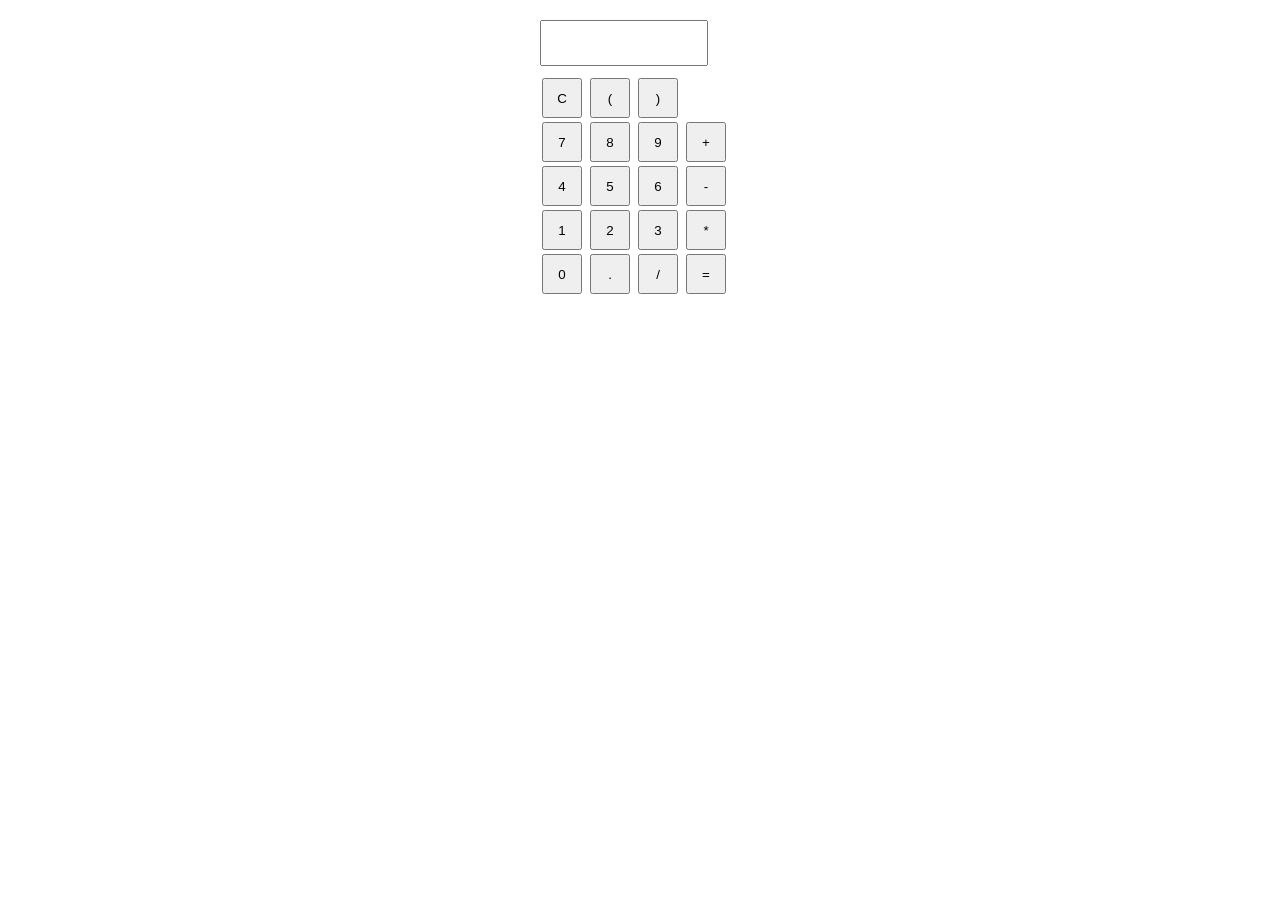
<file: index.html>
<!DOCTYPE html>
<html lang="en">
<head>
  <meta charset="UTF-8">
  <title>Simple Calculator</title>
  <style>
    .cb { width: 200px; margin: 20px auto; }
    input[type="button"] { width: 40px; height: 40px; margin: 2px; }
    #mr { width: 160px; height: 40px; margin-bottom: 10px; text-align: right; }
  </style>
</head>
<body>
  <div class="cb">
    <input type="text" id="mr" readonly>
    <br>
    <input type="button" value="C" onclick="DeleteMe()">
    <input type="button" value="(" onclick="calculator('(')">
    <input type="button" value=")" onclick="calculator(')')">
    <br>
    <input type="button" value="7" onclick="calculator('7')">
    <input type="button" value="8" onclick="calculator('8')">
    <input type="button" value="9" onclick="calculator('9')">
    <input type="button" value="+" onclick="calculator('+')">
    <br>
    <input type="button" value="4" onclick="calculator('4')">
    <input type="button" value="5" onclick="calculator('5')">
    <input type="button" value="6" onclick="calculator('6')">
    <input type="button" value="-" onclick="calculator('-')">
    <br>
    <input type="button" value="1" onclick="calculator('1')">
    <input type="button" value="2" onclick="calculator('2')">
    <input type="button" value="3" onclick="calculator('3')">
    <input type="button" value="*" onclick="calculator('*')">
    <br>
    <input type="button" value="0" onclick="calculator('0')">
    <input type="button" value="." onclick="calculator('.')">
    <input type="button" value="/" onclick="calculator('/')">
    <input type="button" value="=" onclick="Answer()">
  </div>

  <script>
    function DeleteMe() {
      document.getElementById("mr").value = "";
    }

    function calculator(Newvalue) {
      document.getElementById("mr").value += Newvalue;
    }

    function Answer() {
      try {
        document.getElementById("mr").value = eval(document.getElementById("mr").value);
      } catch (e) {
        document.getElementById("mr").value = "Error";
      }
    }
  </script>
</body>
</html>
</file>
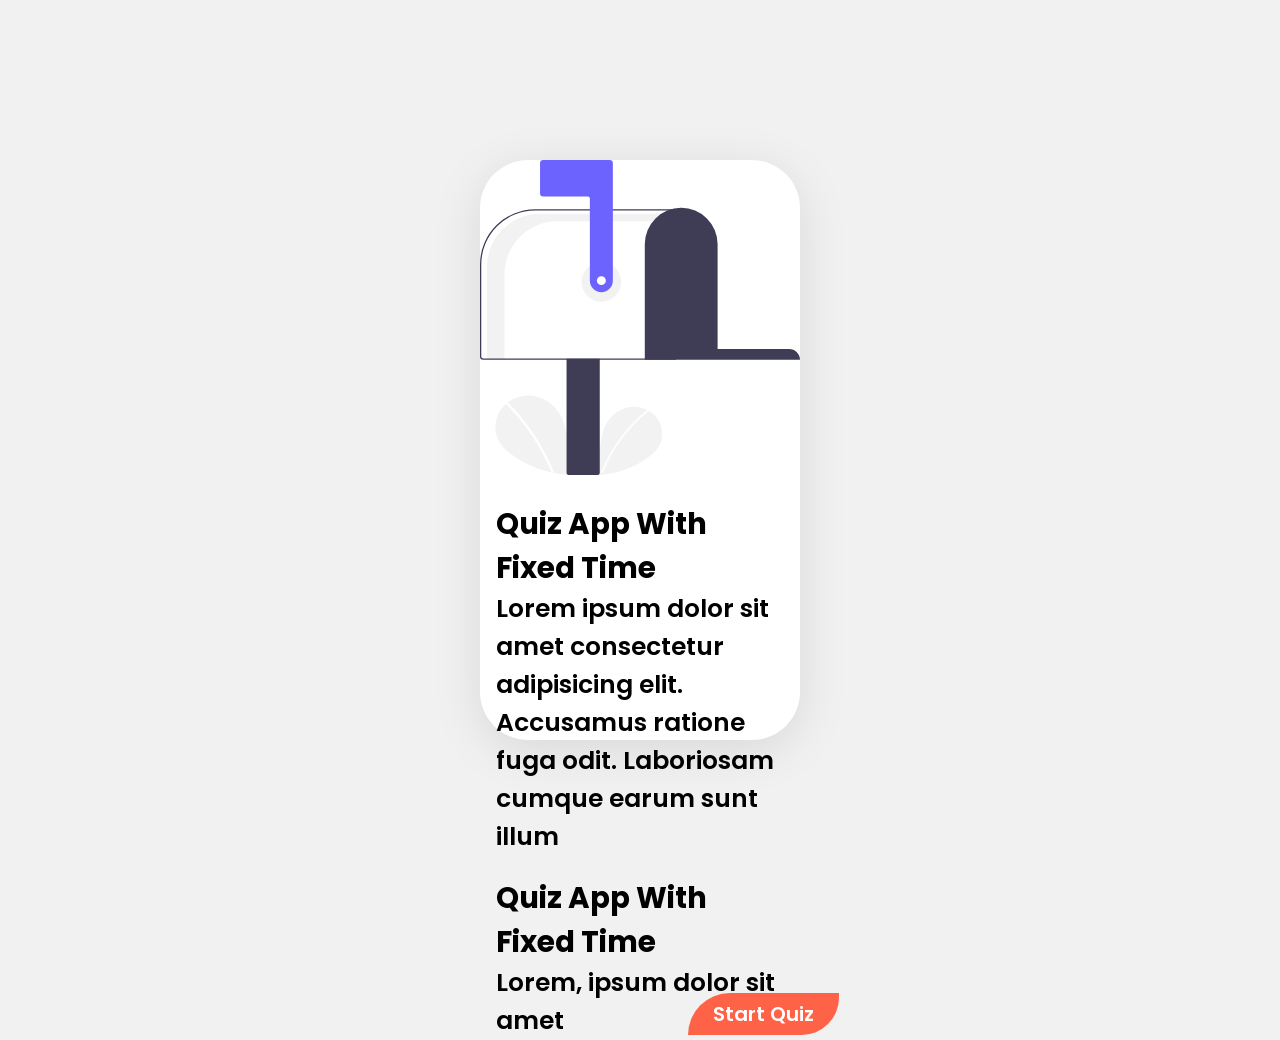
<file: quiz project/index.html>
<!DOCTYPE html>
<html lang="en">
<head>
    <meta charset="UTF-8">
    <meta name="viewport" content="width=device-width, initial-scale=1.0">
    <title>Document</title>
    <link rel="stylesheet" href="style.css">

    <link rel="preconnect" href="https://fonts.googleapis.com">

<link rel="preconnect" href="https://fonts.gstatic.com" crossorigin>

<link href="https://fonts.googleapis.com/css2?family=Playwrite+IE:wght@100..400&family=Poppins:ital,wght@0,100;0,200;0,300;0,400;0,500;0,600;0,700;0,800;0,900;1,100;1,200;1,300;1,400;1,500;1,600;1,700;1,800;1,900&display=swap" rel="stylesheet">

<link rel="stylesheet" href="https://cdnjs.cloudflare.com/ajax/libs/font-awesome/6.5.2/css/all.min.css">



</head>
<body>






    <div class="quizapp">
        <div class="img">
            <img src="undraw_empty-mailbox_ef0e.svg" alt="" >

        </div>
        <div class="text">
            <h3>
               Quiz App With Fixed Time  
            </h3>
            <p>Lorem ipsum dolor sit amet consectetur adipisicing elit. Accusamus ratione fuga odit. Laboriosam cumque earum sunt illum 
            </p>

<h3>
               Quiz App With Fixed Time  
            </h3>
<p>Lorem, ipsum dolor sit amet </p>
        </div>
        <div class="btn">
            <button>
                Start Quiz
            </button>
        </div>
    </div>

    








 <div class="rules"> 
<div class="rulestitle">
   Some Rules Of This QUiz

</div>

   <div class="ruleslist">
    <ol type="1">
<li>
   Lorem ipsum, <span style="color:aquamarine">dolor sit amet</span>  consectetur adipisicing elit. Nobis vel praesentium sit illo 
</li>
<li>
    Lorem ipsum dolor sit amet consectetur adipisicing elit. Aliquam reprehenderit ullam odit cumque iure atque iusto fuga dicta. 
</li>
<li>
    Lorem ipsum dolor sit amet consectetur adipisicing elit. Ad, laudantium unde. Soluta unde adipisci, omnis dolorum voluptas ipsam 
</li>
<li>
    Lorem ipsum dolor sit amet, consectetur adipisicing elit. Amet ipsa voluptatem fugiat voluptate, sapiente labore possimus nisi eos praesentium ipsam, dolor 
</li>
    </ol>


</div>
<div class="buttons">
<button class="exit">Exit Quiz</button>
<button class="continue">Continue</button>


</div>
</div>


 






<!-- <div class="question"> 

    <div class="header">
        <div class="title">
            Start Exam
        </div>
        <div class="timecount">
            <div class="timeleft">Time Left</div>
            <div class="seconds">
                15
            </div>
        </div>

        <div class="timeline"></div>
    </div>



<div class="section">

    <div>
        <span class="text">
            1.What does html Stand for?

        </span>
    </div>

    <div class="options">


        <div class="singleoption">
            <span>
            Hyper Text markout Language
            <i class="fa-solid fa-xmark">

            </i>
        </span>
</div>

        <div class="singleoption"><span>
            Hyper Text markin Language
            <i class="fa-solid fa-xmark">

            </i>
        </span>
        </div>
        <div class="singleoption"><span>
            Hyper Text markup Language
            <i class="fa-solid fa-check"></i>
        </span>
        </div>
        <div class="singleoption"><span>
            Hyper Text markdown Language
            <i class="fa-solid fa-xmark">

            </i>
        </span>
</div>
    </div>
        
<footer>
    <div class="total">
 1 of 5 Question
    </div>
<button class="next">
    Next Question
</button>

</footer>
    </div>
</div>








<script src="scripts.js"></script>

</body> 


</html>
</file>
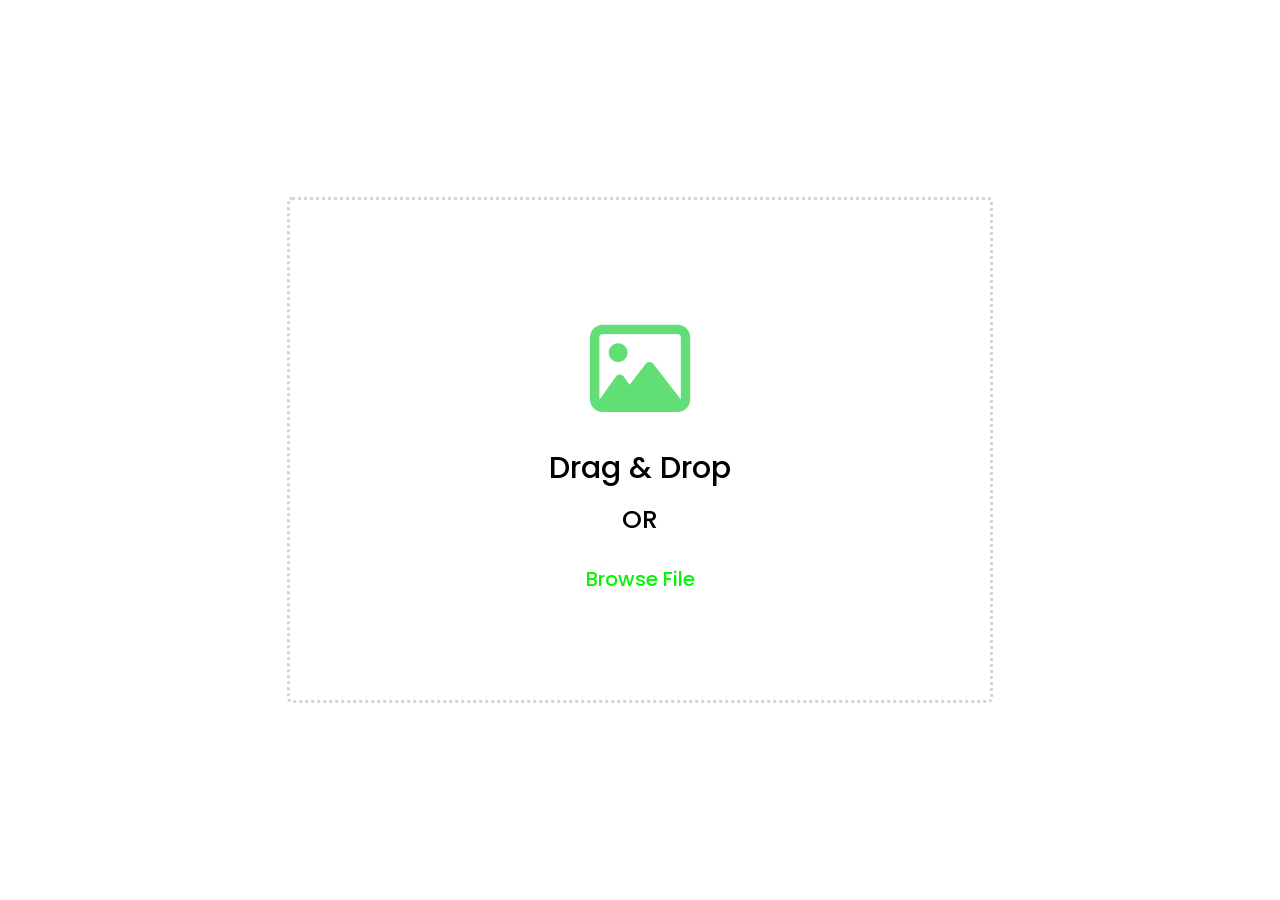
<file: clock project/Drag and drop image uploader/index.html>
<!DOCTYPE html>
<html lang="en">
<head>
    <meta charset="UTF-8">
    <meta name="viewport" content="width=device-width, initial-scale=1.0">
    <title>Document</title>
    <link rel="stylesheet" href="https://cdnjs.cloudflare.com/ajax/libs/font-awesome/6.5.1/css/all.min.css">
    
    <link rel="preconnect" href="https://fonts.googleapis.com">
<link rel="preconnect" href="https://fonts.gstatic.com" crossorigin>
<link href="https://fonts.googleapis.com/css2?family=Poppins:ital,wght@0,100;0,200;0,300;0,400;0,500;0,600;0,700;0,800;0,900;1,100;1,200;1,300;1,400;1,500;1,600;1,700;1,800;1,900&display=swap" rel="stylesheet">
<link rel="stylesheet" href="style.css">
</head>
<body>
    <div class="appbody">


<div class="icon">
<i class="fa-regular fa-image"></i>
</div>

   <h3>
Drag & Drop

   </h3> 
   <span>OR</span>
<button>Browse File</button>
<input type="file" hidden>
</div>

<script src="scripts.js"></script>

</body>
</html>
</file>
<file: quiz project/style.css>
*{
    margin: 0px;
    padding: 0px;
    font-family:"Poppins", sans-serif;
}
body{
background-color: #f1f1f1;

}

.quizapp{
width: 320px;
height: 580px;

    position: absolute;
top: 50%;
left: 50%;
background-color: #fff;
box-shadow: rgb(0 0 0 / 10%) 0px 10px 50px; 
transform: translate(-50%,-50%);
border-radius: 48px;
}
.img img{

    width: 100%;


}

.text{

    width: 90%;
    margin: auto;
}

.text h3{

    margin-top: 20px;

}

.btn button{

font-size: 20px;
font-weight:600 ;
background-color: tomato;
border: none;
outline: none;
color: #fff;
padding: 6px 25px ;
cursor: pointer;
border-radius: 57px 0px 51px 0px ;
transition: 0.2s ease-in-out;
}

.btn button:hover{

    background-color: rgb(109, 167, 241)
     ;
}

.btn{
    width: 60%;
    margin-top: -47px;
    margin-left: 187px ;
    text-align: center;
}

.rules .activeinfo {
   display: block;
   opacity: 1;
   z-index: 5;
   pointer-events: auto;
   transform: translate(-50%,-50%) scale(1);
}



.rules{
width: 320px;
height: 580px;

    position: absolute;
top: 50%;
left: 50%;
background-color: #fff;
box-shadow: rgb(0 0 0 / 10%) 0px 10px 50px; 
transform: translate(-50%,-50%);
border-radius: 48px;
display: none;

}
.rulestitle{

    text-align: center;
    font-size: 20px;
    font-weight: 700;
    border-bottom: 1px solid lightgray ;
    padding: 5px;
}


.ruleslist{

    width: 80% ;
    margin: auto;


}

ol li {
font-size: 17px;
font-weight: 500;
padding: 10px 25px;
}

.buttons button{
font-size: 20px;
font-weight:600 ;
background-color: tomato;
border: none;
outline: none;
color: #fff;
padding: 6px 25px ;
cursor: pointer;

transition: 0.2s ease-in-out;

margin-top : 26px ;


}

.exit{

    border-radius: 0px 47px 0px 46px;



}

.exit:hover{
    
    background-color: rgb(185, 38, 12)
     ;
}

.continue{

    border-radius: 57px 0px 46px 0px;

    margin-left: 65px;
}
.continue:hover{

    
    background-color: rgb(109, 167, 241)
     ;
}

.question{

    width: 320px;
height: 580px;

    position: absolute;
top: 50%;
left: 50%;
background-color: #fff;
box-shadow: rgb(0 0 0 / 10%) 0px 10px 50px; 
transform: translate(-50%,-50%);
border-radius: 48px;
}

.header{

  position: relative;  
  z-index:2 ;
  height: 70px;
  padding: 0 30px;
  border-radius: 45px;
  display: flex;
  align-items: center;
  justify-content: space-between;

}

.header .title{
font-size: 15px;
font-weight: 600;


}

.timecount{
    color: blue;
    background-color: #cce5ff ;
    border: 1px solid #b8daff;
    height: 25px;
    border-radius: 5px;
    display: flex;
    align-items: center;
    justify-content: space-between;
    width: 120px;
}

.seconds{
font-size: 18px;
font-weight: 500;
height: 26px;
width: 45px;
color: #fff;
border-radius: 5px;
line-height: 26px;
text-align: center;
background-color:#343a40;
border: 1px solid #343a40;
user-select: none;

}

.timeline{
position: absolute;
bottom: 0px;
left: 0px;
height: 3px;
background-color: #007bff;

}
.section{
padding: 25px 30px 20px 30px;
background-color: #fff;

}

.text{
    font-size: 25px;
    font-weight: 600;

}

.options{
padding: 20px 0px ;

display: block;

}

.singleoption{
background-color: aliceblue;
border: 1px solid #84c5fe;
border-radius: 5px;
padding: 8px 15px;
font-size: 17px;
margin-bottom: 12px;
cursor: pointer;
transition: all 0.3s ease;
display:flex;
align-items: center;
justify-content: space-between;
}

.singleoption:hover{
color: #004085;
background-color: #cce5ff;
border: 1px solid #b8daff;


}

footer{
height: 60px;
display: flex;
align-items: center;
justify-content: space-between;

border-top: 1px solid lightgray;

}
footer .total  {
padding-bottom: 10px ;
padding-left: 30px !important;

}


footer button{
font-size: 20px;
font-weight: 600;
padding: 6px 25px;
outline: none;
border: none;
border-radius: 57px 0px 51px 0px;
box-shadow:rgb(0 0 0 / 10%) 0px 10px 50px;
background-color: tomato;
cursor: pointer;
color: #f1f1f1;
transition: all 0.3s ease;
margin-top: 11px;

}


footer .next:hover{

    background-color: rgb(29,194,194);

    
}
</file>
<file: clock project/Drag and drop image uploader/style.css>
*{
    margin:0;
    padding: 0;
    font-family: "poppins", sans-serif;
}

body {

    display: flex;
    justify-content: center;
    align-items: center;
    height: 100vh;
}
.appbody{

    border: 3px dotted #d1d6d6;
    width:700px;
    height: 500px ;
    background-color: #fff;
    box-shawdow:rgba (0,0,0,0.1) 0px 10 px
50px;
border-radius: 5px ;
display:flex; 
justify-content: center;
align-items: center;
flex-direction: column;
}

.appbody.active{
border: 3px solid rgb(13, 180, 21);
}

.icon{
    font-size: 100px;
color: rgba(13,204,45,0.651 )

}


.appbody h3{

    font-size:30px ;
    font-weight: 500;
    color: black;
}
.appbody span{

    font-size: 25px;
    font-weight: 500;
    color: black;
    margin: 10px 0 15px 0;

}
.appbody button{
border: none;
padding: 10px 25px;
font-size: 20px;
color: rgb(8, 243, 8);
font-weight: 500;
outline: none;
background:#fff;
border-radius:5px;
cursor: pointer;
}
</file>
